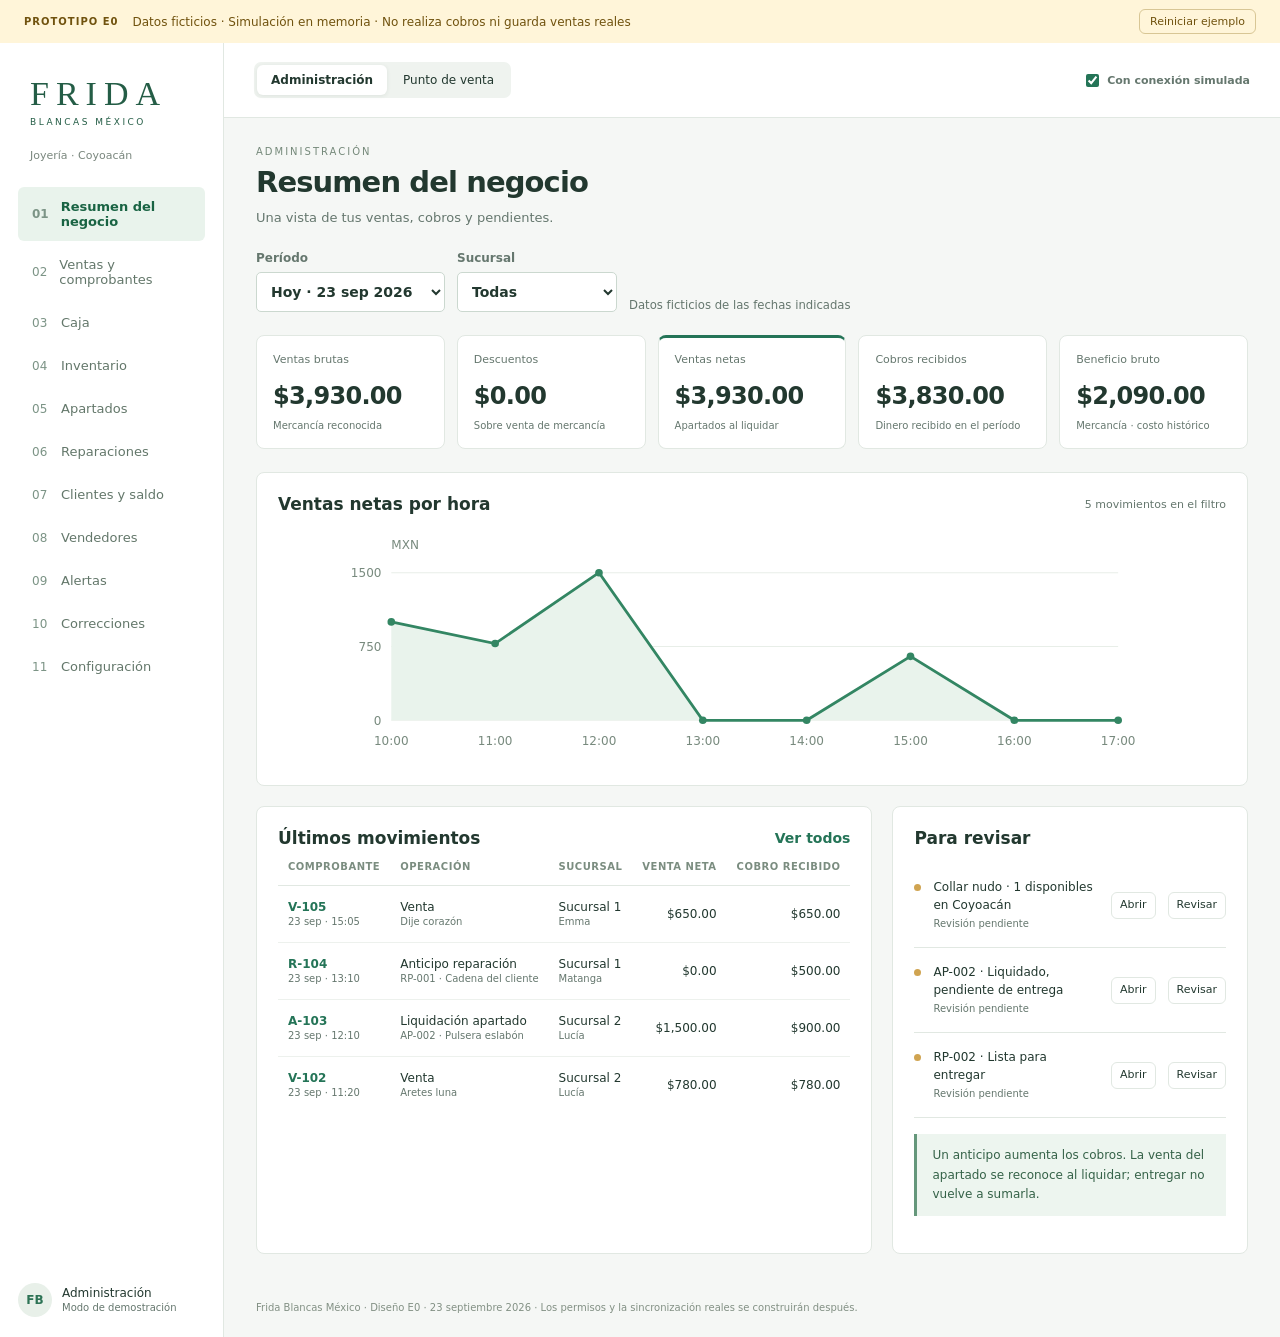
<file: prototype/e0/index.html>
<!doctype html>
<html lang="es">
<head><meta charset="utf-8"><meta name="viewport" content="width=device-width,initial-scale=1"><title>Frida Blancas · Prototipo E0</title><link rel="stylesheet" href="styles.css"><script defer src="domain.js"></script><script defer src="app.js"></script></head>
<body>
<div class="demo"><strong>PROTOTIPO E0</strong><span>Datos ficticios · Simulación en memoria · No realiza cobros ni guarda ventas reales</span><button id="reset">Reiniciar ejemplo</button></div>
<div class="app"><aside><div class="brand">FRIDA<span>BLANCAS MÉXICO</span></div><div class="workspace">Joyería · Coyoacán</div><nav aria-label="Navegación principal" id="nav"></nav><div class="aside-bottom"><span class="avatar">FB</span><div id="identity">Administración<br><small>Modo de demostración</small></div></div></aside>
<div class="main"><header><div class="switch" role="group" aria-label="Área del sistema"><button id="admin" aria-pressed="true">Administración</button><button id="pos" aria-pressed="false">Punto de venta</button></div><label class="connection"><input type="checkbox" id="online" checked> <span id="connection-label">Con conexión simulada</span></label></header><main id="content"></main><footer>Frida Blancas México · Diseño E0 · 23 septiembre 2026 · Los permisos y la sincronización reales se construirán después.</footer></div></div>
<dialog id="modal"><div class="modal-top"><h2 id="modal-title"></h2><button id="close-modal" aria-label="Cerrar detalle">×</button></div><div id="modal-body"></div></dialog><div id="toast" role="status" aria-live="polite"></div>
</body></html>
</file>
<file: prototype/e0/styles.css>
:root{font-family:Inter,system-ui,-apple-system,BlinkMacSystemFont,"Segoe UI",sans-serif;color:#22382f;background:#f5f7f5;font-size:14px;--green:#247457;--line:#e1e8e2;--muted:#65776e;--bg:#f5f7f5}*{box-sizing:border-box}body{margin:0}button,input,select,textarea{font:inherit}button{cursor:pointer}button:focus-visible,input:focus-visible,select:focus-visible,textarea:focus-visible{outline:3px solid #62a6de;outline-offset:3px}button:disabled{cursor:not-allowed;opacity:.55}button{border:1px solid var(--line);background:#fff;border-radius:6px;padding:9px 13px;color:inherit}button:hover:not(:disabled){background:#edf5ef}button.primary{background:var(--green);border-color:var(--green);color:white}button.primary:hover:not(:disabled){background:#195d44}button.danger{color:#ac3830}input,select,textarea{border:1px solid #cbd8cf;border-radius:5px;background:#fff;color:#263d32;padding:10px;width:100%;min-width:0}input[type=checkbox]{width:auto}label{display:block;font-size:12px;font-weight:600;color:var(--muted)}label input,label select,label textarea{display:block;margin-top:7px;font-size:14px;color:#22382f}h1{font-size:29px;font-weight:600;letter-spacing:-.9px;margin:8px 0}h2{font-size:17px;font-weight:600;margin:0 0 15px}h3{font-size:14px}p{line-height:1.65}small,.muted{color:var(--muted)}.demo{display:flex;align-items:center;gap:14px;flex-wrap:wrap;padding:9px 24px;background:#fff5d9;color:#70520e;font-size:12px}.demo strong{letter-spacing:1px;font-size:10px}.demo button{margin-left:auto;padding:5px 10px;background:transparent;border-color:#d8c695;font-size:11px}.app{display:grid;grid-template-columns:224px minmax(0,1fr);min-height:calc(100vh - 46px)}aside{background:#fff;border-right:1px solid var(--line);padding:32px 18px 20px;display:flex;flex-direction:column}.brand{font-family:Georgia,serif;font-size:34px;letter-spacing:7px;margin:0 12px;color:#245d46}.brand span{display:block;letter-spacing:2.5px;font-size:9px;font-family:system-ui;margin-top:4px}.workspace{color:#7a877e;font-size:11px;margin:22px 12px 25px}nav{display:grid;gap:4px}nav button{border:0;background:transparent;text-align:left;padding:12px 14px;font-size:13px;color:#63776a;display:flex;gap:12px;align-items:center}nav button[aria-current=page]{background:#e9f3ec;color:#196343;font-weight:600}nav button .navmark{font-size:12px;width:17px;color:#7c9486}.aside-bottom{margin-top:auto;padding-top:45px;display:flex;align-items:center;gap:10px;font-size:12px}.avatar{background:#e8f0e9;border-radius:100%;display:grid;place-items:center;width:34px;height:34px;color:#2d7355;font-weight:700}.main{min-width:0}header{display:flex;justify-content:space-between;gap:20px;align-items:center;padding:19px 30px;background:#fff;border-bottom:1px solid var(--line);flex-wrap:wrap}.switch{display:flex;background:#eff3ef;border-radius:7px;padding:3px;gap:2px}.switch button{border:0;background:none;font-size:12px;padding:8px 14px}.switch button[aria-pressed=true]{background:#fff;box-shadow:0 1px 4px #22382f15;font-weight:600}.connection{display:flex;align-items:center;gap:8px;font-size:11px}.connection input{margin:0;accent-color:var(--green)}main{padding:28px 32px;max-width:1600px;margin:auto}.eyebrow{text-transform:uppercase;font-size:10px;color:#75897a;letter-spacing:2px}.subtitle{margin:7px 0 23px;color:var(--muted);font-size:13px}.toolbar{display:flex;gap:12px;align-items:end;flex-wrap:wrap;margin:23px 0}.toolbar label{min-width:160px}.toolbar .search{flex:1;min-width:200px}.toolbar button{margin-left:auto}.cards{display:grid;grid-template-columns:repeat(5,minmax(0,1fr));gap:12px;margin-bottom:23px}.card,.panel{background:white;border:1px solid var(--line);border-radius:8px}.card{padding:17px 16px}.card .metric-label{font-size:11px;color:var(--muted);min-height:29px}.value{font-size:24px;letter-spacing:-.7px;font-weight:600;font-variant-numeric:tabular-nums;white-space:nowrap}.card small{font-size:10px;display:block;margin-top:10px}.card.active{border-top:3px solid var(--green);padding-top:15px}.panel{padding:21px;margin-bottom:20px}.panel-top{display:flex;justify-content:space-between;gap:15px;align-items:center;flex-wrap:wrap}.panel-top small{font-size:11px}.panel-top h2{margin:0}.chart{display:block;width:100%;height:235px;margin-top:15px}.chart text{font-family:system-ui;fill:#788a7e;font-size:11px}.bottom-grid{display:grid;grid-template-columns:1.65fr 1fr;gap:20px}.table-wrap{overflow:auto}table{width:100%;border-collapse:collapse;white-space:nowrap}th{font-size:10px;letter-spacing:.5px;color:#7b8d80;font-weight:600;text-transform:uppercase;text-align:left;padding:13px 10px;border-bottom:1px solid var(--line)}td{padding:14px 10px;border-bottom:1px solid #edf1ed;font-size:12px}td.numeric,th.numeric{text-align:right;font-variant-numeric:tabular-nums}tbody tr:last-child td{border-bottom:0}.link{padding:0;border:0;background:none!important;color:#247457;font-weight:600}.badge{display:inline-block;padding:4px 7px;border-radius:4px;background:#edf4ee;color:#3a7653;font-size:10px}.badge.warning{background:#fff4d9;color:#8b681a}.badge.gray{background:#f0f2f0;color:#6b7b70}.notice{border-left:3px solid #d8a349;background:#fff7e5;color:#765b21;padding:12px 15px;font-size:12px;line-height:1.6;margin:16px 0}.notice.info{border-color:#65977b;background:#edf5ef;color:#356248}.alert-row{display:flex;gap:12px;border-bottom:1px solid var(--line);padding:15px 0;font-size:12px;line-height:1.5}.alert-row:last-child{border:0}.alert-dot{height:7px;width:7px;background:#d0a451;border-radius:50%;flex:none;margin-top:6px}.alert-row button{margin-left:auto;padding:4px 8px;font-size:11px;align-self:center}.pos-layout{display:grid;grid-template-columns:minmax(0,1.3fr) minmax(310px,1fr);gap:22px}.products{display:grid;grid-template-columns:repeat(3,minmax(0,1fr));gap:13px}.product{padding:0;text-align:left;border:1px solid var(--line);border-radius:7px;overflow:hidden;background:white}.product-art{height:74px;background:#f0eee5;display:grid;place-items:center;color:#a39773}.product-art span{height:35px;width:35px;border:3px double currentColor;border-radius:50%;box-shadow:5px 0 0 -1px #f0eee5,6px 0 0 currentColor}.product:nth-child(2n) .product-art{background:#ebefec;color:#8c9e90}.product-name{padding:13px}.product-name strong{display:block;font-size:12px;margin-bottom:7px}.product-name small{font-size:10px;display:block;margin:5px 0}.product-name b{font-size:14px}.cart-row{display:grid;grid-template-columns:minmax(0,1fr) auto;gap:8px;align-items:center;padding:15px 0;border-bottom:1px solid var(--line);font-size:12px}.qty{display:flex;align-items:center;gap:10px;margin-top:8px}.qty button{padding:2px 8px}.summary-row{display:flex;justify-content:space-between;padding:9px 0;font-size:12px}.summary-row.total{border-top:1px solid var(--line);padding:17px 0;margin-top:12px;font-size:19px;font-weight:600}.full{width:100%}.empty{padding:34px 12px;text-align:center;color:var(--muted);line-height:1.7;font-size:13px}.form-grid{display:grid;grid-template-columns:1fr 1fr;gap:16px}.form-grid .wide{grid-column:1/-1}.actions{display:flex;gap:10px;flex-wrap:wrap;margin-top:20px}.error{color:#9d332a;background:#fff0ed;padding:11px;border-radius:5px;font-size:12px;line-height:1.5;margin:12px 0}.keyvals{display:grid;grid-template-columns:1fr 1fr;gap:15px;margin:18px 0}.keyvals div{background:#f5f7f5;padding:13px;border-radius:5px}.keyvals small{display:block;font-size:11px;margin-bottom:5px}.keyvals strong{font-size:17px}.timeline{padding-left:20px;line-height:1.8;color:var(--muted);font-size:12px}.tip{font-size:11px;color:var(--muted);line-height:1.6}dialog{border:1px solid var(--line);border-radius:12px;width:min(640px,calc(100% - 32px));max-height:90vh;padding:25px;color:#22382f}dialog::backdrop{background:#152d2655;backdrop-filter:blur(2px)}.modal-top{display:flex;justify-content:space-between;align-items:center;gap:20px;margin-bottom:20px}.modal-top h2{margin:0;font-size:21px}.modal-top button{font-size:24px;border:0;padding:0 8px}#toast{position:fixed;bottom:22px;left:50%;transform:translateX(-50%);background:#204d38;color:white;border-radius:7px;padding:13px 20px;box-shadow:0 5px 25px #142c2430;max-width:90%;font-size:13px;z-index:20;display:none}footer{padding:0 32px 24px;color:#829084;font-size:10px}.cash-header{display:flex;align-items:center;gap:14px;justify-content:space-between}.cash-header h2{margin:0}.stat-pair{display:grid;grid-template-columns:repeat(3,1fr);gap:15px}.checklist{display:grid;gap:12px;font-size:13px}.checklist label{display:flex;align-items:center;gap:10px}.checklist input{margin:0}.menu-list{display:grid;gap:8px}.menu-list button{text-align:left}.muted-block{background:#f4f7f4;padding:15px;border-radius:5px;font-size:12px;line-height:1.7}.sr-only{position:absolute;width:1px;height:1px;overflow:hidden;clip:rect(0,0,0,0)}
@media(min-width:1400px){.value{font-size:29px}.card{padding:20px}.card.active{padding-top:18px}}
@media(max-width:1100px){.app{grid-template-columns:180px minmax(0,1fr)}aside{padding:25px 10px}.brand{font-size:27px}.brand span{font-size:8px}main{padding:24px 20px}.cards{grid-template-columns:repeat(3,minmax(0,1fr))}.bottom-grid{grid-template-columns:1fr}.pos-layout{grid-template-columns:1fr}.products{grid-template-columns:repeat(4,1fr)}.card .metric-label{min-height:18px}}
@media(max-width:700px){.demo{padding:10px 14px;gap:8px}.demo span{flex-basis:100%;order:2}.demo button{font-size:10px}.app{display:block}aside{padding:18px 14px;border-right:0;border-bottom:1px solid var(--line)}.brand{font-size:23px}.brand span{display:inline;font-size:8px;margin-left:14px}.workspace,.aside-bottom{display:none}nav{display:flex;gap:4px;flex-wrap:wrap;margin-top:15px}nav button{padding:8px 10px;font-size:11px}nav .navmark{display:none}header{padding:15px;gap:12px}main{padding:22px 15px}h1{font-size:25px}.cards{grid-template-columns:repeat(2,minmax(0,1fr));gap:9px}.value{font-size:23px}.card{padding:14px}.panel{padding:16px}.toolbar label{min-width:0;flex:1}.toolbar{gap:10px}.toolbar button{margin:0}.products{grid-template-columns:repeat(2,1fr)}.form-grid{grid-template-columns:1fr}.form-grid .wide{grid-column:auto}.stat-pair{grid-template-columns:1fr}.keyvals{gap:8px}.keyvals strong{font-size:15px}.chart{height:195px}.connection{font-size:10px}.cash-header{align-items:start;flex-wrap:wrap}}

@media(min-width:701px){dialog.drawer{margin:0 0 0 auto;right:0;left:auto;top:0;width:510px;height:100dvh;max-height:100dvh;border-radius:0;border-width:0 0 0 1px;padding:30px;box-shadow:-12px 0 40px #183c2420}}
</file>
